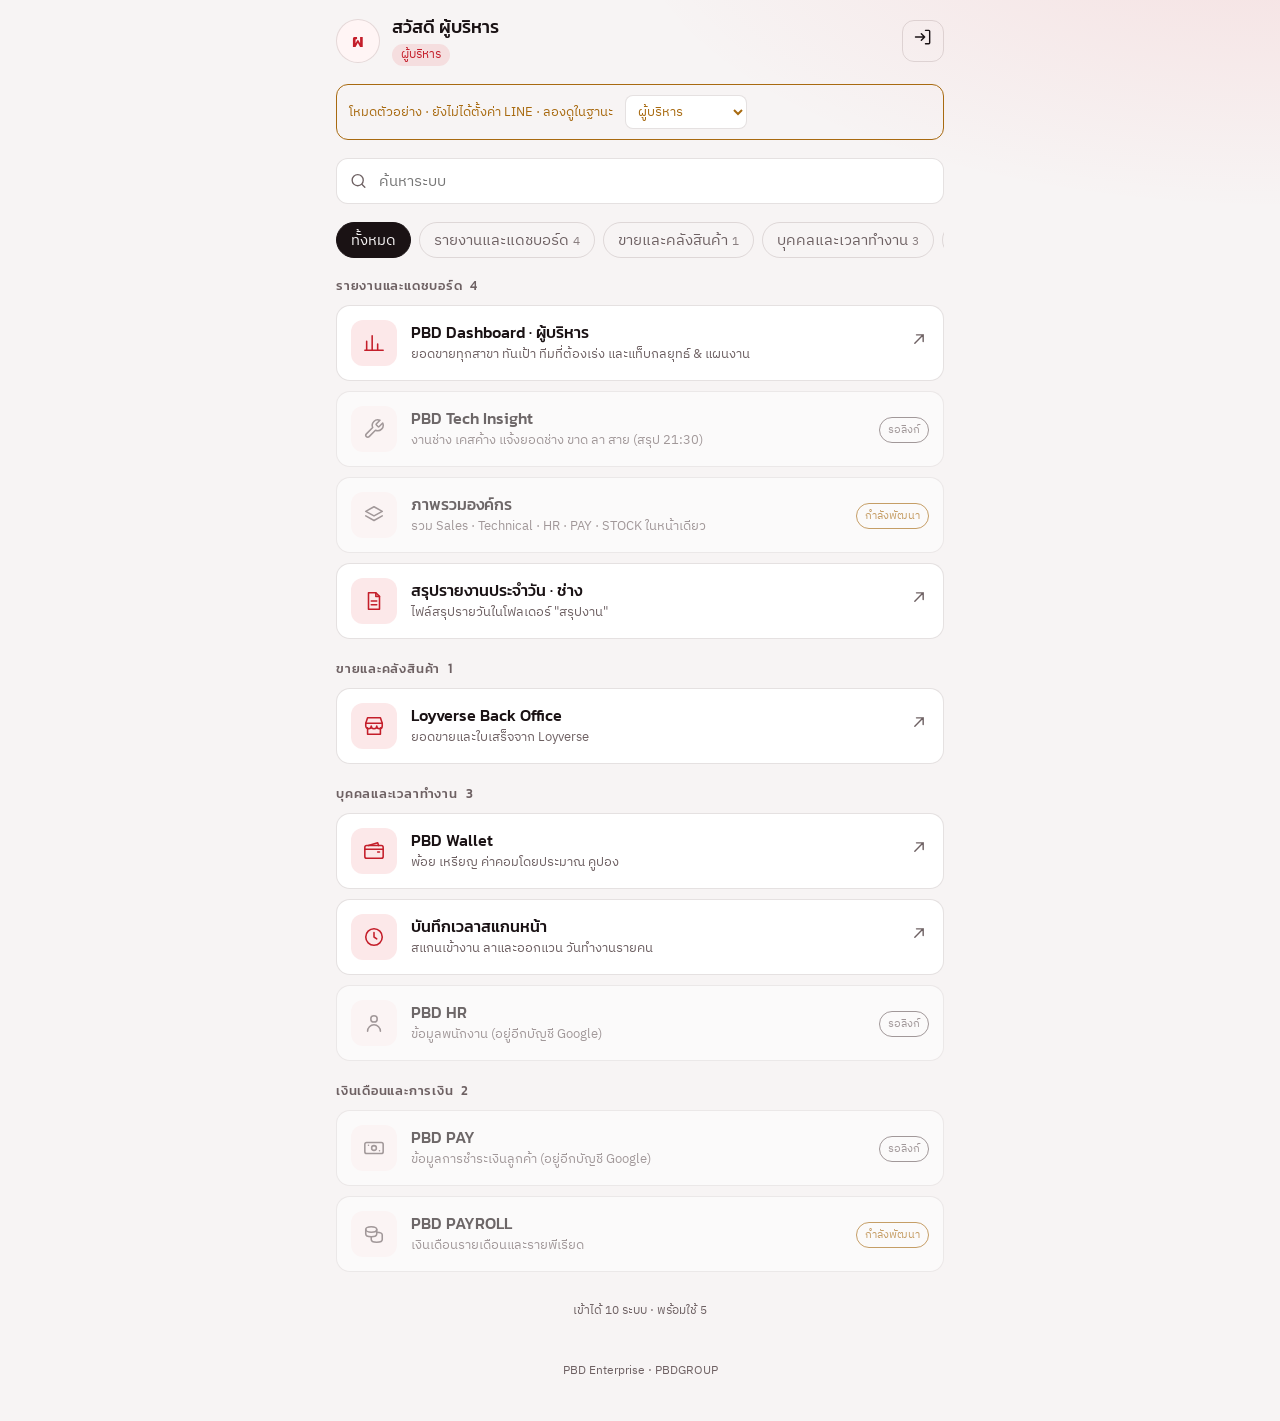
<file: index.html>
<!doctype html>
<html lang="th">
<head>
<meta charset="utf-8">
<meta name="viewport" content="width=device-width, initial-scale=1, viewport-fit=cover">
<title>PBD Enterprise</title>
<meta name="description" content="ศูนย์รวมระบบ PBDGROUP ตามสิทธิ์ตำแหน่ง เข้าสู่ระบบด้วย LINE">
<meta name="theme-color" content="#0E0B0C">
<meta name="apple-mobile-web-app-capable" content="yes">
<meta name="apple-mobile-web-app-status-bar-style" content="black-translucent">
<meta name="apple-mobile-web-app-title" content="PBD Enterprise">
<link rel="manifest" href="manifest.webmanifest">
<link rel="icon" href="icon.svg" type="image/svg+xml">
<link rel="apple-touch-icon" href="icon-192.png">
<link rel="preconnect" href="https://fonts.googleapis.com">
<link rel="stylesheet" href="https://fonts.googleapis.com/css2?family=Kanit:wght@400;500;600&family=IBM+Plex+Sans+Thai:wght@400;500&display=swap">
<link rel="stylesheet" href="app.css">
</head>
<body data-shell="mobile">

<div id="view-loading" class="center"><div class="panel"><div class="spin" role="status" aria-label="กำลังโหลด"></div></div></div>

<div id="view-login" class="center" hidden>
  <div class="panel">
    <div class="brand"><div class="mark">PBD</div><div><div class="brand-t">PBD Enterprise</div><div class="brand-s">PBDGROUP · ดอนไลฟ์กรุ๊ป</div></div></div>
    <h1>ทุกระบบของคุณ<br><em>ในหน้าเดียว</em></h1>
    <p>ยอดขาย งานช่าง คลังสินค้า POS Wallet และเวลาทำงาน แสดงตามสิทธิ์ตำแหน่งของคุณ</p>
    <div id="login-msg" class="msg" hidden></div>
    <button id="btn-login" type="button" class="btn-line">
      <svg viewBox="0 0 24 24" fill="currentColor" aria-hidden="true"><path d="M12 3C6.5 3 2 6.6 2 11c0 3.9 3.5 7.2 8.3 7.9.3.1.8.2.9.5.1.3.1.7 0 1l-.1.9c0 .3-.2 1 .9.5s5.9-3.5 8-6C21.4 14.3 22 12.7 22 11c0-4.4-4.5-8-10-8z"/></svg>
      เข้าสู่ระบบด้วย LINE
    </button>
    <div class="note"><span>ใช้ LINE เดียวกับที่ลงทะเบียนในระบบ PBD</span><span>ถ้ายังไม่มีสิทธิ์ ติดต่อผู้ดูแลระบบ</span></div>
  </div>
</div>

<div id="view-error" class="center" hidden>
  <div class="panel">
    <div class="mark">PBD</div>
    <h1 id="err-title" style="font-size:26px">เข้าสู่ระบบไม่สำเร็จ</h1>
    <p id="err-detail"></p>
    <button id="btn-retry" type="button" class="btn-ghost">ลองใหม่</button>
  </div>
</div>

<main id="view-app" class="m-wrap" hidden>
  <header class="m-top">
    <div class="me">
      <div id="avatar" class="avatar"></div>
      <div style="min-width:0"><div id="hello" class="hello"></div><div id="roles" class="roles"></div></div>
    </div>
    <div style="display:flex;gap:8px">
      <button id="btn-install" type="button" class="icon-btn" title="ติดตั้งแอป" aria-label="ติดตั้งแอป" hidden><span data-icon="download"></span></button>
      <button id="btn-logout" type="button" class="icon-btn" title="ออกจากระบบ" aria-label="ออกจากระบบ"><span data-icon="logout"></span></button>
    </div>
  </header>

  <div id="ios-tip" class="ios-tip" hidden>ติดตั้งบน iPhone/iPad: เปิดหน้านี้ใน Safari › กดปุ่มแชร์ › “เพิ่มไปยังหน้าจอโฮม”</div>

  <div id="demo-bar" class="demo" hidden>
    <span>โหมดตัวอย่าง · ยังไม่ได้ตั้งค่า LINE · ลองดูในฐานะ</span>
    <select id="demo-role" aria-label="เลือกตำแหน่งตัวอย่าง"></select>
  </div>

  <label class="search"><span data-icon="search"></span><input id="q" type="search" placeholder="ค้นหาระบบ" autocomplete="off" aria-label="ค้นหาระบบ"></label>
  <nav id="tabs" class="tabs" aria-label="หมวดระบบ"></nav>
  <div id="list" class="list"></div>
  <p id="count" class="foot"></p>
  <p class="foot">PBD Enterprise · PBDGROUP</p>
</main>

<script src="https://static.line-scdn.net/liff/edge/2/sdk.js"></script>
<script src="config.js"></script>
<script src="app.js"></script>
</body>
</html>
</file>
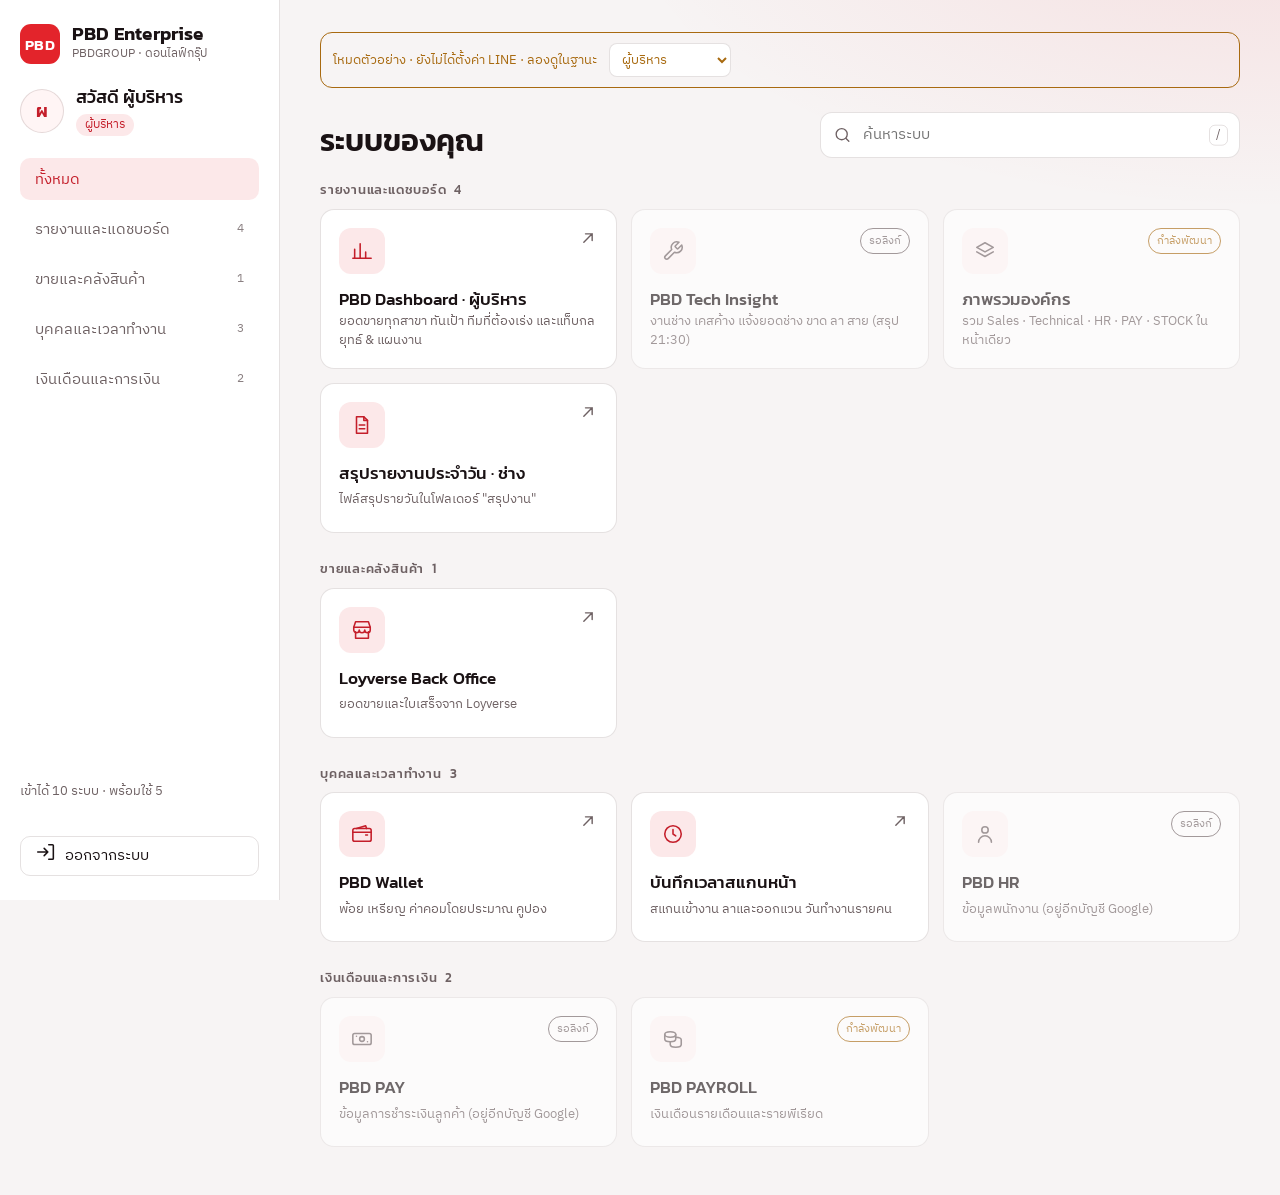
<file: desktop.html>
<!doctype html>
<html lang="th">
<head>
<meta charset="utf-8">
<meta name="viewport" content="width=device-width, initial-scale=1, viewport-fit=cover">
<title>PBD Enterprise</title>
<meta name="description" content="ศูนย์รวมระบบ PBDGROUP สำหรับคอมพิวเตอร์ เข้าสู่ระบบด้วย LINE">
<link rel="icon" href="icon.svg" type="image/svg+xml">
<link rel="preconnect" href="https://fonts.googleapis.com">
<link rel="stylesheet" href="https://fonts.googleapis.com/css2?family=Kanit:wght@400;500;600&family=IBM+Plex+Sans+Thai:wght@400;500&display=swap">
<link rel="stylesheet" href="app.css">
</head>
<body data-shell="desktop">

<div id="view-loading" class="center"><div class="panel"><div class="spin" role="status" aria-label="กำลังโหลด"></div></div></div>

<div id="view-login" class="center" hidden>
  <div class="panel" style="max-width:440px">
    <div class="brand"><div class="mark">PBD</div><div><div class="brand-t">PBD Enterprise</div><div class="brand-s">PBDGROUP · ดอนไลฟ์กรุ๊ป</div></div></div>
    <h1>ทุกระบบของคุณ<br><em>ในหน้าเดียว</em></h1>
    <p>ยอดขาย งานช่าง คลังสินค้า POS Wallet และเวลาทำงาน แสดงตามสิทธิ์ตำแหน่งของคุณ</p>
    <div id="login-msg" class="msg" hidden></div>
    <button id="btn-login" type="button" class="btn-line">
      <svg viewBox="0 0 24 24" fill="currentColor" aria-hidden="true"><path d="M12 3C6.5 3 2 6.6 2 11c0 3.9 3.5 7.2 8.3 7.9.3.1.8.2.9.5.1.3.1.7 0 1l-.1.9c0 .3-.2 1 .9.5s5.9-3.5 8-6C21.4 14.3 22 12.7 22 11c0-4.4-4.5-8-10-8z"/></svg>
      เข้าสู่ระบบด้วย LINE
    </button>
    <div class="note"><span>บนคอมพิวเตอร์ ระบบจะพาไปหน้า LINE Login ให้สแกน QR ด้วยมือถือ หรือกรอกอีเมล LINE</span><span>ถ้ายังไม่มีสิทธิ์ ติดต่อผู้ดูแลระบบ</span></div>
  </div>
</div>

<div id="view-error" class="center" hidden>
  <div class="panel">
    <div class="mark">PBD</div>
    <h1 id="err-title" style="font-size:26px">เข้าสู่ระบบไม่สำเร็จ</h1>
    <p id="err-detail"></p>
    <button id="btn-retry" type="button" class="btn-ghost">ลองใหม่</button>
  </div>
</div>

<div id="view-app" class="d-shell" hidden>
  <aside class="d-side">
    <div class="brand"><div class="mark">PBD</div><div><div class="brand-t">PBD Enterprise</div><div class="brand-s">PBDGROUP · ดอนไลฟ์กรุ๊ป</div></div></div>
    <div class="me">
      <div id="avatar" class="avatar"></div>
      <div style="min-width:0"><div id="hello" class="hello"></div><div id="roles" class="roles"></div></div>
    </div>
    <nav id="tabs" class="tabs" aria-label="หมวดระบบ"></nav>
    <div class="spacer"></div>
    <p id="count" class="count"></p>
    <button id="btn-logout" type="button" class="btn-ghost"><span data-icon="logout"></span>ออกจากระบบ</button>
  </aside>

  <main class="d-main">
    <div id="demo-bar" class="demo" hidden>
      <span>โหมดตัวอย่าง · ยังไม่ได้ตั้งค่า LINE · ลองดูในฐานะ</span>
      <select id="demo-role" aria-label="เลือกตำแหน่งตัวอย่าง"></select>
    </div>
    <div class="d-head">
      <h1>ระบบของคุณ</h1>
      <label class="search"><span data-icon="search"></span><input id="q" type="search" placeholder="ค้นหาระบบ" autocomplete="off" aria-label="ค้นหาระบบ"><span class="kbd">/</span></label>
    </div>
    <div id="list" class="list"></div>
  </main>
</div>

<script src="https://static.line-scdn.net/liff/edge/2/sdk.js"></script>
<script src="config.js"></script>
<script src="app.js"></script>
</body>
</html>
</file>
<file: app.css>
/* PBD Enterprise — แดง/ดำ/ขาว ตามสีบริษัท
   เลย์เอาต์: มือถือ = รายการแถวเดียวกดง่าย · คอมพิวเตอร์ = แถบซ้าย + การ์ดหลายคอลัมน์ */
:root {
  --bg: #0E0B0C;
  --bg-2: #171214;
  --surface: rgba(255, 255, 255, 0.045);
  --surface-hi: rgba(255, 255, 255, 0.08);
  --line: rgba(255, 255, 255, 0.10);
  --fg: #F6F1F1;
  --muted: #A89C9E;
  --red: #E3242B;
  --red-soft: rgba(227, 36, 43, 0.16);
  --red-ink: #FF5A60;
  --amber: #E8A33A;
  --line-green: #06C755;
  --display: "Kanit", "IBM Plex Sans Thai", system-ui, sans-serif;
  --body: "IBM Plex Sans Thai", "Kanit", system-ui, sans-serif;
  --r: 14px;
  color-scheme: dark;
}
@media (prefers-color-scheme: light) {
  :root:not([data-theme="dark"]) {
    --bg: #F7F4F4; --bg-2: #FFFFFF; --surface: #FFFFFF; --surface-hi: #FFF5F5;
    --line: rgba(40, 10, 12, 0.12); --fg: #1A1214; --muted: #6E6163;
    --red-soft: rgba(227, 36, 43, 0.10); --red-ink: #C41E2A; --amber: #A86A10;
    color-scheme: light;
  }
}
:root[data-theme="light"] {
  --bg: #F7F4F4; --bg-2: #FFFFFF; --surface: #FFFFFF; --surface-hi: #FFF5F5;
  --line: rgba(40, 10, 12, 0.12); --fg: #1A1214; --muted: #6E6163;
  --red-soft: rgba(227, 36, 43, 0.10); --red-ink: #C41E2A; --amber: #A86A10;
  color-scheme: light;
}

* { box-sizing: border-box; }
html, body { min-height: 100%; }
body {
  margin: 0; background: var(--bg); color: var(--fg);
  font: 15px/1.55 var(--body);
  -webkit-font-smoothing: antialiased;
  background-image: radial-gradient(1100px 500px at 100% -10%, var(--red-soft), transparent 60%);
  background-attachment: fixed;
}
button, input, select { font: inherit; color: inherit; }
a { color: inherit; }
:focus-visible { outline: 2px solid var(--red); outline-offset: 2px; }
.ico { width: 22px; height: 22px; flex: none; }
[hidden] { display: none !important; }

/* ---------- ตราสัญลักษณ์ ---------- */
.mark {
  width: 40px; height: 40px; border-radius: 11px; flex: none;
  display: grid; place-items: center; background: var(--red); color: #fff;
  font: 600 15px/1 var(--display); letter-spacing: 0.02em;
}
.brand { display: flex; align-items: center; gap: 12px; }
.brand-t { font: 600 19px/1.1 var(--display); letter-spacing: 0.01em; }
.brand-s { font-size: 12px; color: var(--muted); }

/* ---------- หน้าเข้าสู่ระบบ / รอ / ผิดพลาด ---------- */
.center {
  min-height: 100vh; min-height: 100dvh; display: grid; place-items: center;
  padding-block: 32px; padding-left: max(16px, env(safe-area-inset-left, 0px)); padding-right: max(16px, env(safe-area-inset-right, 0px));
}
.panel { width: 100%; max-width: 400px; display: grid; gap: 22px; }
.panel h1 { margin: 0; font: 600 34px/1.1 var(--display); text-wrap: balance; }
.panel h1 em { font-style: normal; color: var(--red-ink); }
.panel p { margin: 0; color: var(--muted); }
.btn-line {
  display: flex; align-items: center; justify-content: center; gap: 10px; width: 100%;
  min-height: 52px; border: 0; border-radius: 12px; cursor: pointer;
  background: var(--line-green); color: #fff; font: 500 17px/1 var(--display);
}
.btn-line:hover { filter: brightness(1.06); }
.btn-line svg { width: 26px; height: 26px; }
.btn-ghost {
  display: inline-flex; align-items: center; gap: 8px; min-height: 40px; padding: 0 14px;
  border: 1px solid var(--line); border-radius: 10px; background: transparent; cursor: pointer;
}
.btn-ghost:hover { background: var(--surface-hi); }
.note { font-size: 13px; color: var(--muted); display: grid; gap: 6px; padding: 14px; border: 1px dashed var(--line); border-radius: 12px; }
.msg { padding: 10px 12px; border-radius: 10px; background: var(--red-soft); color: var(--red-ink); font-size: 14px; }
.spin { width: 34px; height: 34px; border-radius: 50%; border: 3px solid var(--line); border-top-color: var(--red); animation: spin 0.8s linear infinite; margin: 0 auto; }
@keyframes spin { to { transform: rotate(360deg); } }

/* ---------- ส่วนบนของแอป ---------- */
.me { display: flex; align-items: center; gap: 12px; min-width: 0; }
.avatar {
  width: 44px; height: 44px; border-radius: 50%; flex: none; overflow: hidden;
  display: grid; place-items: center; background: var(--surface-hi); border: 1px solid var(--line);
  font: 600 18px/1 var(--display); color: var(--red-ink);
}
.avatar img { width: 100%; height: 100%; object-fit: cover; }
.hello { font: 500 18px/1.2 var(--display); white-space: nowrap; overflow: hidden; text-overflow: ellipsis; }
.roles { display: flex; flex-wrap: wrap; gap: 6px; margin-top: 6px; }
.role { font-size: 12px; padding: 2px 9px; border-radius: 999px; background: var(--red-soft); color: var(--red-ink); white-space: nowrap; }
.count { font-size: 13px; color: var(--muted); font-variant-numeric: tabular-nums; }

.search { position: relative; }
.search input {
  width: 100%; min-height: 46px; padding: 0 14px 0 42px; border-radius: 12px;
  border: 1px solid var(--line); background: var(--surface); outline: none;
}
.search input:focus { border-color: var(--red); }
.search .ico { position: absolute; left: 13px; top: 50%; transform: translateY(-50%); color: var(--muted); width: 19px; height: 19px; }
.kbd { position: absolute; right: 12px; top: 50%; transform: translateY(-50%); font-size: 12px; color: var(--muted); border: 1px solid var(--line); border-radius: 6px; padding: 0 6px; }

.tabs { display: flex; gap: 8px; overflow-x: auto; scrollbar-width: none; padding-bottom: 2px; }
.tabs::-webkit-scrollbar { display: none; }
.tab {
  flex: none; min-height: 36px; padding: 0 14px; border-radius: 999px; cursor: pointer;
  border: 1px solid var(--line); background: transparent; color: var(--muted); white-space: nowrap;
}
.tab .n { font-size: 12px; opacity: 0.8; font-variant-numeric: tabular-nums; }
.tab.on { background: var(--fg); color: var(--bg); border-color: var(--fg); }

.demo {
  display: flex; flex-wrap: wrap; align-items: center; gap: 8px 12px; padding: 10px 12px;
  border-radius: 12px; border: 1px solid var(--amber); color: var(--amber); font-size: 13px;
}
.demo select { min-height: 34px; border-radius: 8px; border: 1px solid var(--line); background: var(--bg-2); padding: 0 8px; }

/* ---------- รายการระบบ ---------- */
.grp { display: grid; gap: 10px; }
.grp-h { margin: 0; display: flex; align-items: baseline; gap: 8px; font: 500 13px/1.3 var(--display); letter-spacing: 0.06em; color: var(--muted); }
.grp-h .n { font-variant-numeric: tabular-nums; }
.grid { display: grid; gap: 10px; }
.sys {
  display: flex; align-items: center; gap: 14px; min-height: 76px; padding: 14px;
  border-radius: var(--r); border: 1px solid var(--line); background: var(--surface);
  text-decoration: none; transition: background 0.15s, border-color 0.15s, transform 0.15s;
}
a.sys:hover { background: var(--surface-hi); border-color: var(--red); }
a.sys:active { transform: scale(0.99); }
.sys-ico {
  width: 46px; height: 46px; border-radius: 12px; flex: none; display: grid; place-items: center;
  background: var(--red-soft); color: var(--red-ink);
}
.sys-body { display: grid; gap: 2px; min-width: 0; flex: 1; }
.sys-name { font: 500 16px/1.3 var(--display); }
.sys-desc { font-size: 13px; color: var(--muted); line-height: 1.45; }
.sys-end { flex: none; color: var(--muted); }
.go { width: 20px; height: 20px; }
a.sys:hover .go { color: var(--red-ink); }
.sys-off { opacity: 0.62; }
.sys-off .sys-ico { background: var(--surface-hi); color: var(--muted); }
.chip { font-size: 11px; padding: 3px 8px; border-radius: 999px; white-space: nowrap; border: 1px solid currentColor; }
.chip-dev { color: var(--amber); }
.chip-wait { color: var(--muted); }
.empty { color: var(--muted); text-align: center; padding: 40px 0; }

@media (prefers-reduced-motion: reduce) { * { transition: none !important; animation: none !important; } }

/* ================= มือถือ (PWA) ================= */
.m-wrap {
  max-width: 640px; margin: 0 auto; display: grid; gap: 18px;
  padding-block: calc(env(safe-area-inset-top, 0px) + 16px) calc(env(safe-area-inset-bottom, 0px) + 28px);
  padding-left: max(16px, env(safe-area-inset-left, 0px)); padding-right: max(16px, env(safe-area-inset-right, 0px));
}
.m-top { display: flex; align-items: center; justify-content: space-between; gap: 10px; }
.icon-btn { width: 42px; height: 42px; border-radius: 12px; border: 1px solid var(--line); background: transparent; display: grid; place-items: center; cursor: pointer; flex: none; }
.icon-btn .ico { width: 20px; height: 20px; }
.ios-tip { font-size: 13px; padding: 12px; border-radius: 12px; background: var(--surface-hi); border: 1px solid var(--line); }
.foot { font-size: 12px; color: var(--muted); text-align: center; }

/* ================= คอมพิวเตอร์ ================= */
.d-shell { display: grid; grid-template-columns: 280px minmax(0, 1fr); min-height: 100vh; }
.d-side {
  position: sticky; top: 0; height: 100vh; display: flex; flex-direction: column; gap: 22px;
  padding: 24px 20px; border-right: 1px solid var(--line); background: var(--bg-2);
}
.d-side .tabs { flex-direction: column; overflow: visible; }
.d-side .tab { border-radius: 10px; text-align: left; display: flex; align-items: center; justify-content: space-between; min-height: 42px; border-color: transparent; }
.d-side .tab:hover { background: var(--surface-hi); }
.d-side .tab.on { background: var(--red-soft); color: var(--red-ink); border-color: transparent; }
.d-side .spacer { flex: 1; }
.d-main { padding: 32px 40px 48px; display: grid; gap: 24px; align-content: start; min-width: 0; }
.d-head { display: flex; align-items: end; justify-content: space-between; gap: 20px; flex-wrap: wrap; }
.d-head h1 { margin: 0; font: 600 30px/1.15 var(--display); }
.d-head .search { width: min(420px, 100%); }
.d-shell .grid { grid-template-columns: repeat(auto-fill, minmax(280px, 1fr)); gap: 14px; }
.d-shell .sys { flex-direction: column; align-items: flex-start; min-height: 150px; padding: 18px; position: relative; }
.d-shell .sys-end { position: absolute; top: 18px; right: 18px; }
.d-shell .sys-name { font-size: 17px; }
.d-shell .list { display: grid; gap: 28px; }
@media (max-width: 860px) {
  .d-shell { grid-template-columns: 1fr; }
  .d-side { position: static; height: auto; border-right: 0; border-bottom: 1px solid var(--line); padding-left: max(16px, env(safe-area-inset-left, 0px)); padding-right: max(16px, env(safe-area-inset-right, 0px)); }
  .d-side .tabs { flex-direction: row; overflow-x: auto; }
  .d-side .spacer { display: none; }
  .d-main { padding-block: 20px 32px; padding-left: max(16px, env(safe-area-inset-left, 0px)); padding-right: max(16px, env(safe-area-inset-right, 0px)); }
}
.m-wrap .list { display: grid; gap: 22px; }
</file>
